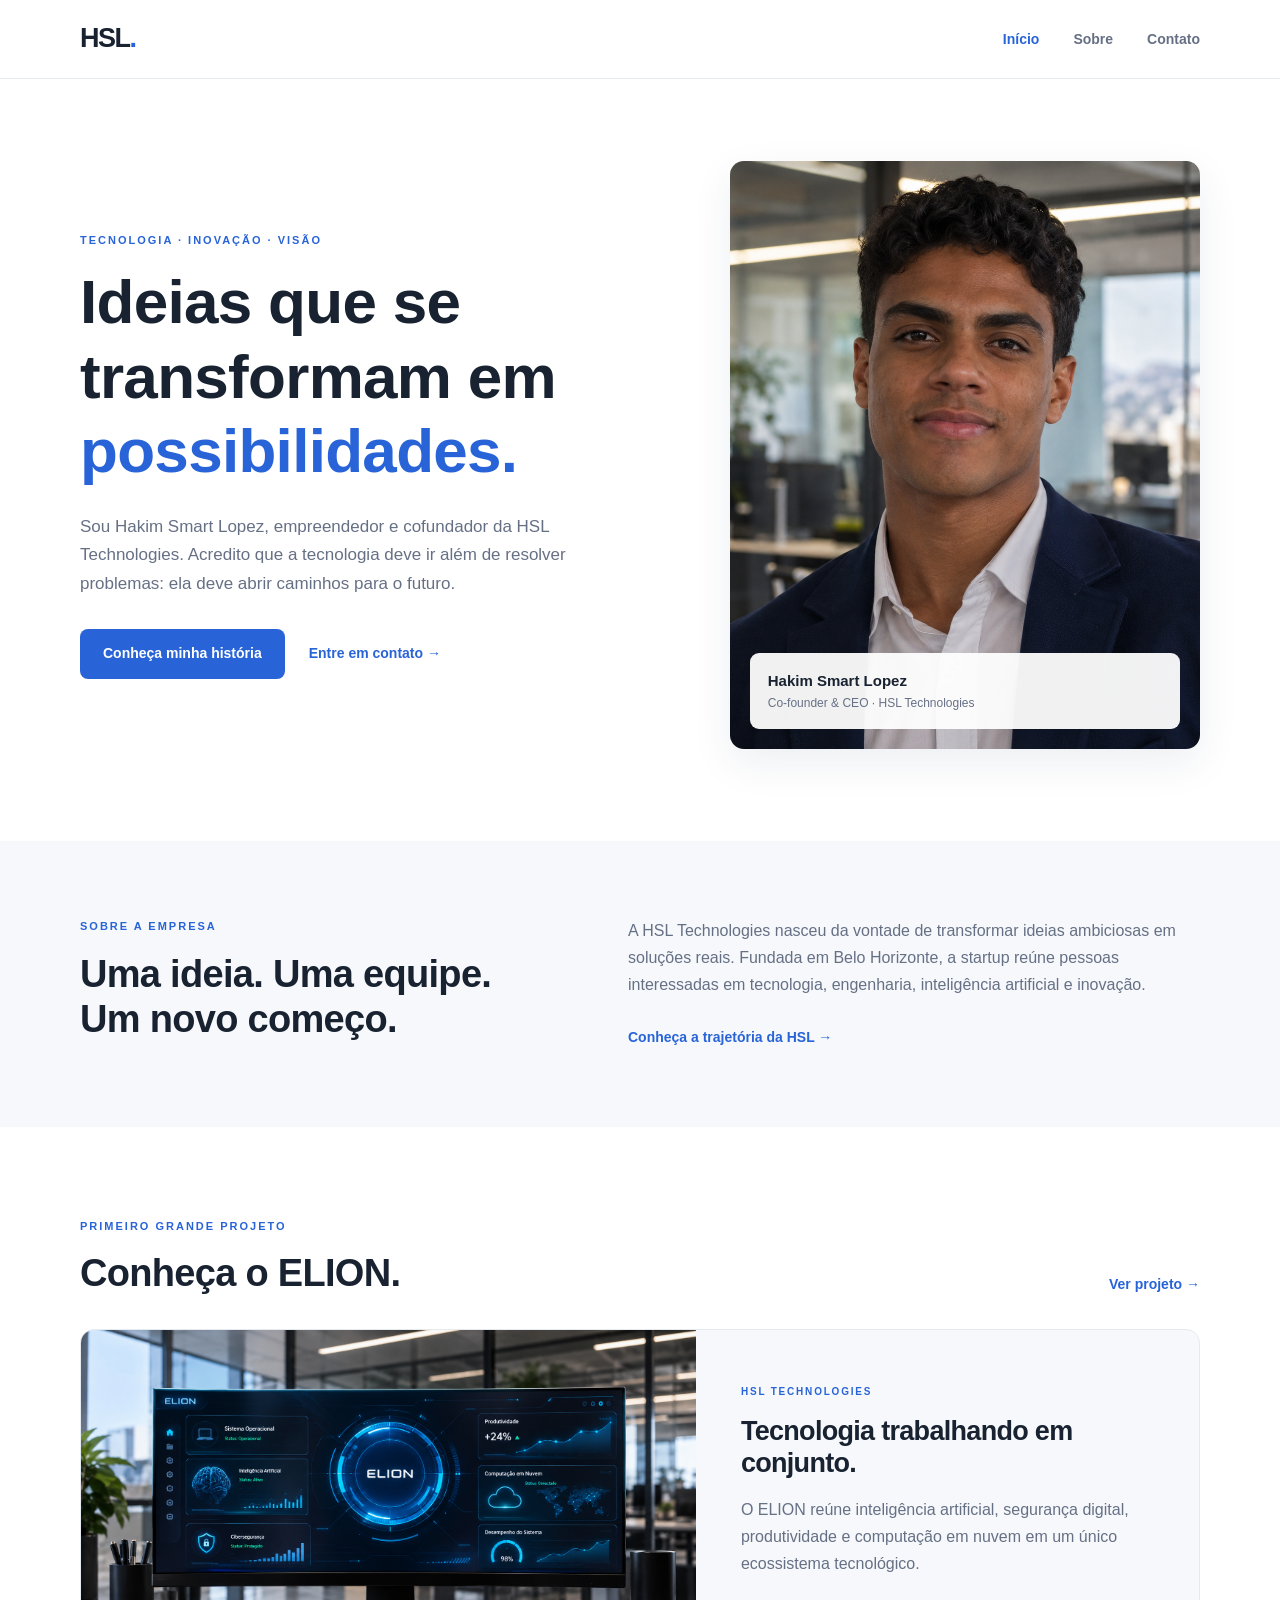
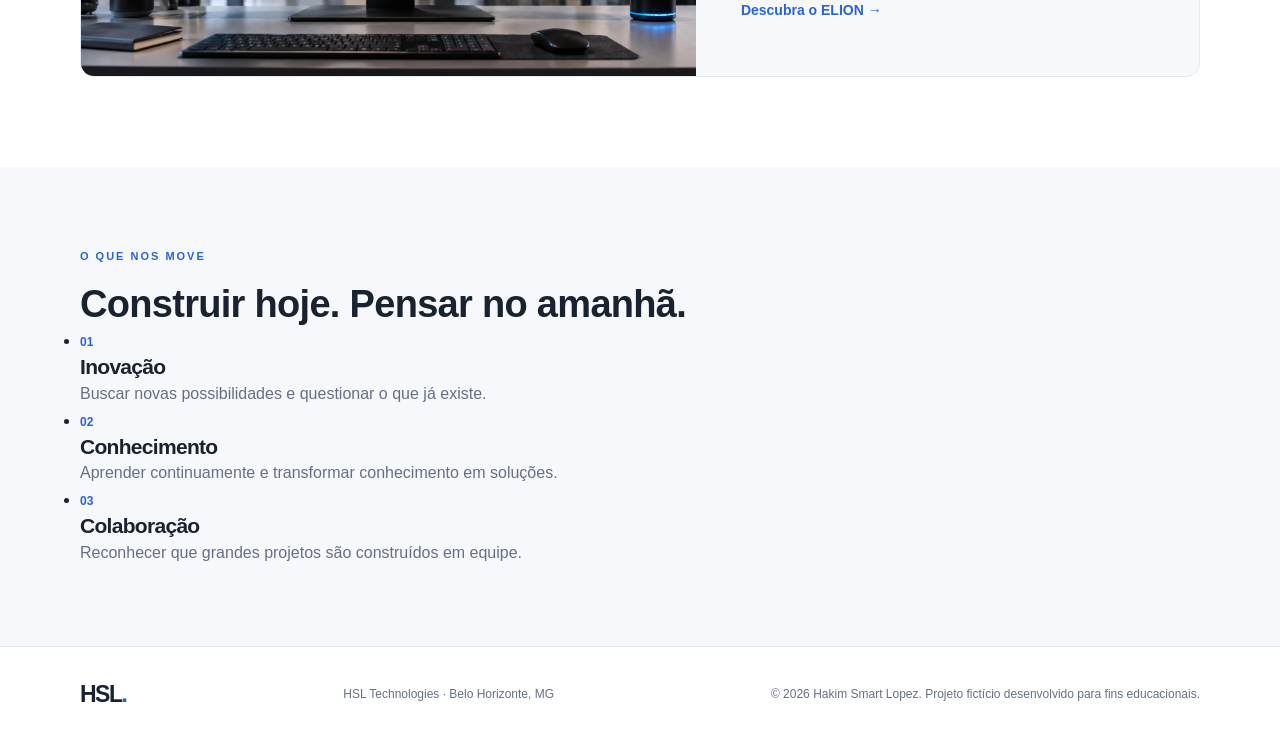
<file: index.html>
<!DOCTYPE html>
<html lang="pt-BR">
<head>
    <meta charset="UTF-8">
    <meta name="viewport" content="width=device-width, initial-scale=1.0">
    <meta name="description" content="Conheça Hakim Smart Lopez, empreendedor e fundador da HSL Technologies.">
    <title>Hakim Smart Lopez | HSL Technologies</title>
    <link rel="stylesheet" href="style.css">
</head>
<body>

    <header class="site-header">
        <div class="container header-content">
            <a class="logo" href="index.html">HSL<span>.</span></a>

            <nav aria-label="Navegação principal">
                <ul class="nav-list">
                    <li><a href="index.html" aria-current="page">Início</a></li>
                    <li><a href="about.html">Sobre</a></li>
                    <li><a href="contact.html">Contato</a></li>
                </ul>
            </nav>
        </div>
    </header>

    <main>
        <section class="hero" id="inicio">
            <div class="container hero-content">
                <div class="hero-text">
                    <p class="eyebrow">TECNOLOGIA · INOVAÇÃO · VISÃO</p>

                    <h1>Ideias que se transformam em <span>possibilidades.</span></h1>

                    <p class="hero-description">
                        Sou Hakim Smart Lopez, empreendedor e cofundador da
                        HSL Technologies. Acredito que a tecnologia deve ir
                        além de resolver problemas: ela deve abrir caminhos
                        para o futuro.
                    </p>

                    <div class="hero-actions">
                        <a class="button button-primary" href="about.html">Conheça minha história</a>
                        <a class="text-link" href="contact.html">Entre em contato →</a>
                    </div>
                </div>

                <div class="hero-image">
                    <img
                        src="images/hakim.jpg"
                        alt="Retrato profissional de Hakim Smart Lopez"
                    >
                    <div class="image-caption">
                        <strong>Hakim Smart Lopez</strong>
                        <span>Co-founder & CEO · HSL Technologies</span>
                    </div>
                </div>
            </div>
        </section>

        <section class="intro-section" id="empresa">
            <div class="container intro-grid">
                <div>
                    <p class="eyebrow">SOBRE A EMPRESA</p>
                    <h2>Uma ideia. Uma equipe. Um novo começo.</h2>
                </div>

                <div>
                    <p>
                        A HSL Technologies nasceu da vontade de transformar
                        ideias ambiciosas em soluções reais. Fundada em Belo
                        Horizonte, a startup reúne pessoas interessadas em
                        tecnologia, engenharia, inteligência artificial e
                        inovação.
                    </p>
                    <a class="text-link" href="about.html#trajetoria">
                        Conheça a trajetória da HSL →
                    </a>
                </div>
            </div>
        </section>

        <section class="featured-section">
            <div class="container">
                <div class="section-heading">
                    <div>
                        <p class="eyebrow">PRIMEIRO GRANDE PROJETO</p>
                        <h2>Conheça o ELION.</h2>
                    </div>
                    <a class="text-link" href="about.html#elion">Ver projeto →</a>
                </div>

                <div class="featured-card">
                    <div class="featured-image">
                        <img
                            src="images/elion.jpg"
                            alt="Interface conceitual do sistema tecnológico ELION"
                        >
                    </div>

                    <div class="featured-content">
                        <span class="project-label">HSL TECHNOLOGIES</span>
                        <h3>Tecnologia trabalhando em conjunto.</h3>
                        <p>
                            O ELION reúne inteligência artificial, segurança
                            digital, produtividade e computação em nuvem em
                            um único ecossistema tecnológico.
                        </p>
                        <a class="text-link" href="about.html#elion">
                            Descubra o ELION →
                        </a>
                    </div>
                </div>
            </div>
        </section>

        <section class="values-section" id="principios">
            <div class="container">
                <p class="eyebrow">O QUE NOS MOVE</p>
                <h2>Construir hoje. Pensar no amanhã.</h2>

                <ul class="values-list">
                    <li>
                        <span class="value-number">01</span>
                        <div>
                            <h3>Inovação</h3>
                            <p>Buscar novas possibilidades e questionar o que já existe.</p>
                        </div>
                    </li>
                    <li>
                        <span class="value-number">02</span>
                        <div>
                            <h3>Conhecimento</h3>
                            <p>Aprender continuamente e transformar conhecimento em soluções.</p>
                        </div>
                    </li>
                    <li>
                        <span class="value-number">03</span>
                        <div>
                            <h3>Colaboração</h3>
                            <p>Reconhecer que grandes projetos são construídos em equipe.</p>
                        </div>
                    </li>
                </ul>
            </div>
        </section>
    </main>

    <footer class="site-footer">
        <div class="container footer-content">
            <a class="logo footer-logo" href="index.html">HSL<span>.</span></a>
            <p>HSL Technologies · Belo Horizonte, MG</p>
            <p class="copyright">© 2026 Hakim Smart Lopez. Projeto fictício desenvolvido para fins educacionais.</p>
        </div>
    </footer>

</body>
</html>
</file>
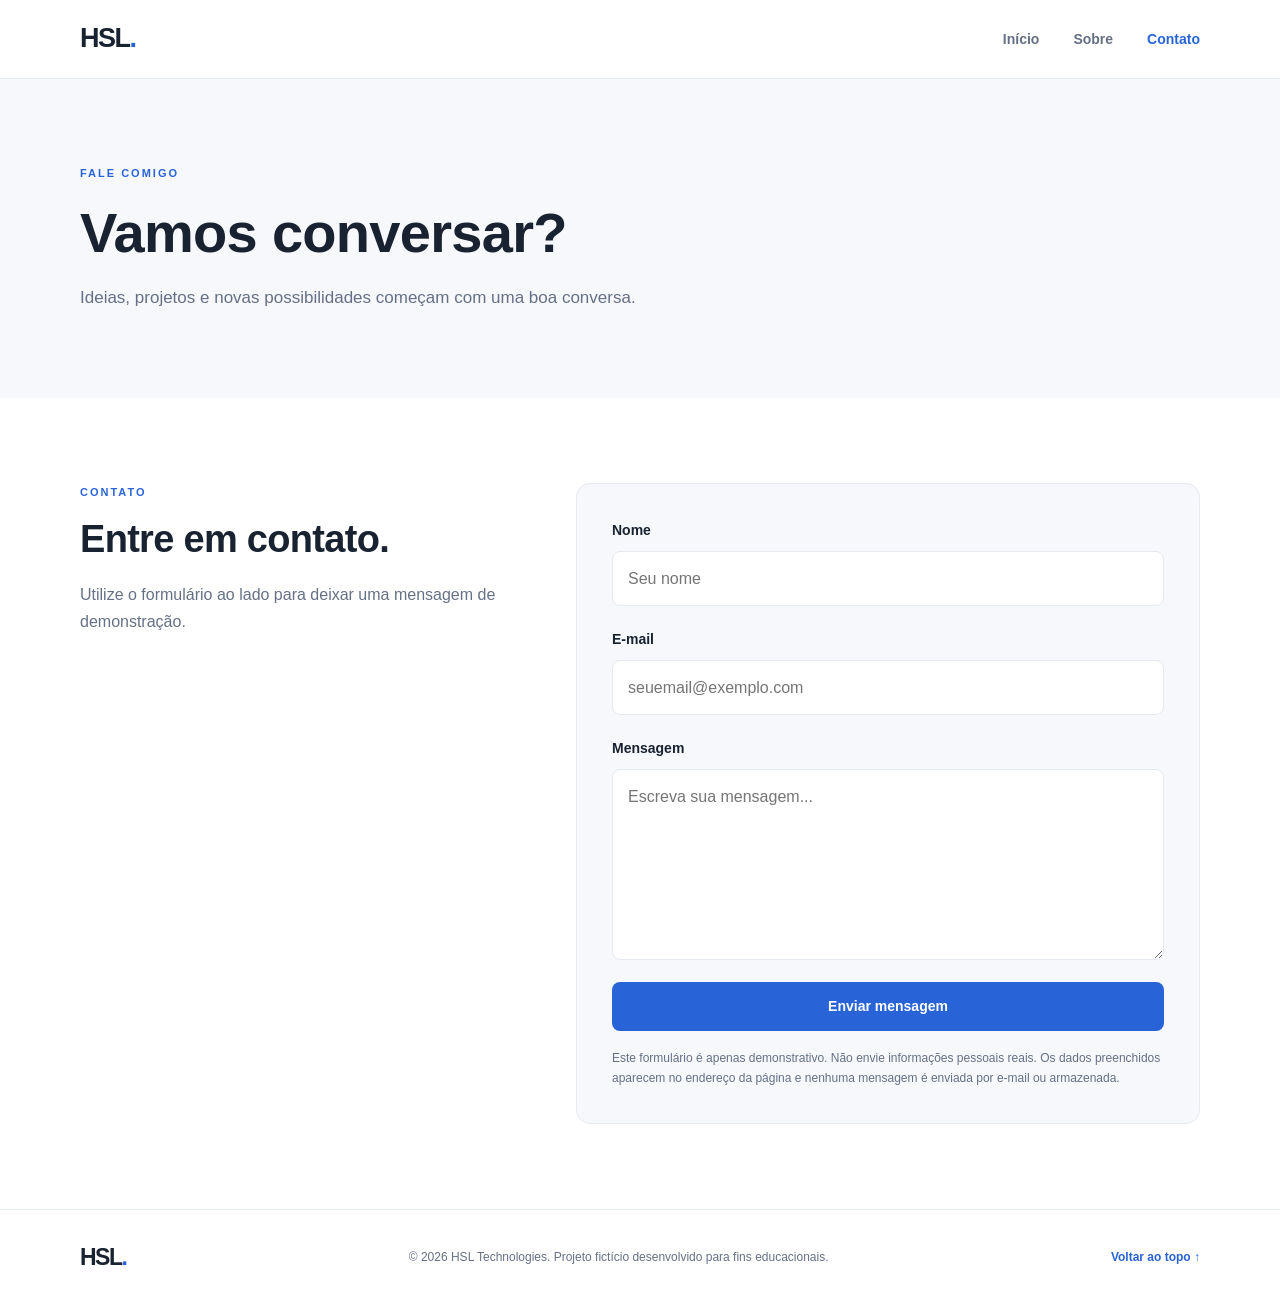
<file: contact.html>
<!DOCTYPE html>
<html lang="pt-BR">
<head>
    <meta charset="UTF-8">
    <meta name="viewport" content="width=device-width, initial-scale=1.0">
    <meta name="description" content="Entre em contato com Hakim Smart Lopez.">
    <title>Contato | HSL Technologies</title>
    <link rel="stylesheet" href="style.css">
</head>
<body>

    <header class="site-header">
        <div class="container header-content">
            <a class="logo" href="index.html">HSL<span>.</span></a>

            <nav aria-label="Navegação principal">
                <ul class="nav-list">
                    <li><a href="index.html">Início</a></li>
                    <li><a href="about.html">Sobre</a></li>
                    <li><a href="contact.html" aria-current="page">Contato</a></li>
                </ul>
            </nav>
        </div>
    </header>

    <main>
        <section class="page-hero" id="contato">
            <div class="container">
                <p class="eyebrow">FALE COMIGO</p>
                <h1>Vamos conversar?</h1>
                <p>
                    Ideias, projetos e novas possibilidades começam
                    com uma boa conversa.
                </p>
            </div>
        </section>

        <section class="content-section">
            <div class="container contact-layout">
                <div class="contact-intro">
                    <p class="eyebrow">CONTATO</p>
                    <h2>Entre em contato.</h2>
                    <p>
                        Utilize o formulário ao lado para deixar uma
                        mensagem de demonstração.
                    </p>
                </div>

                <div class="contact-form-area">
                    <form action="contact.html" method="get">
                        <div class="form-group">
                            <label for="name">Nome</label>
                            <input
                                type="text"
                                id="name"
                                name="name"
                                placeholder="Seu nome"
                                required
                            >
                        </div>

                        <div class="form-group">
                            <label for="email">E-mail</label>
                            <input
                                type="email"
                                id="email"
                                name="email"
                                placeholder="seuemail@exemplo.com"
                                required
                            >
                        </div>

                        <div class="form-group">
                            <label for="message">Mensagem</label>
                            <textarea
                                id="message"
                                name="message"
                                rows="6"
                                placeholder="Escreva sua mensagem..."
                                required
                            ></textarea>
                        </div>

                        <button class="button button-primary submit-button" type="submit">
                            Enviar mensagem
                        </button>

                        <p class="form-notice">
                            Este formulário é apenas demonstrativo.
                            Não envie informações pessoais reais.
                            Os dados preenchidos aparecem no endereço da página
                            e nenhuma mensagem é enviada por e-mail ou armazenada.
                        </p>
                    </form>
                </div>
            </div>
        </section>
    </main>

    <footer class="site-footer">
        <div class="container footer-content">
            <a class="logo footer-logo" href="index.html">HSL<span>.</span></a>
            <p>© 2026 HSL Technologies. Projeto fictício desenvolvido para fins educacionais.</p>
            <a href="#contato">Voltar ao topo ↑</a>
        </div>
    </footer>

</body>
</html>
</file>
<file: style.css>
/* =====================================
   HSL TECHNOLOGIES — IDENTIDADE VISUAL
===================================== */

:root {
    --blue: #2864d8;
    --blue-dark: #1749a5;
    --blue-light: #eaf1ff;
    --background: #ffffff;
    --surface: #f6f8fb;
    --text: #182230;
    --muted: #667085;
    --border: #e5e9f0;
    --radius: 14px;
    --shadow: 0 14px 40px rgba(25, 48, 85, 0.08);
}

* {
    margin: 0;
    padding: 0;
    box-sizing: border-box;
}

html {
    scroll-behavior: smooth;
}

body {
    font-family: Arial, Helvetica, sans-serif;
    background: var(--background);
    color: var(--text);
    line-height: 1.7;
    font-size: 16px;
}

img {
    display: block;
    max-width: 100%;
}

a {
    color: inherit;
    text-decoration: none;
}

button,
input,
textarea {
    font: inherit;
}

.container {
    width: min(1120px, calc(100% - 48px));
    margin: 0 auto;
}

/* =====================================
   CABEÇALHO E NAVEGAÇÃO
===================================== */

.site-header {
    width: 100%;
    background: rgba(255, 255, 255, 0.96);
    border-bottom: 1px solid var(--border);
    position: relative;
    z-index: 10;
}

.header-content {
    min-height: 78px;
    display: flex;
    align-items: center;
    justify-content: space-between;
    gap: 24px;
}

.logo {
    font-size: 27px;
    font-weight: 800;
    letter-spacing: -1.5px;
}

.logo span {
    color: var(--blue);
}

.nav-list {
    list-style: none;
    display: flex;
    align-items: center;
    gap: 34px;
}

.nav-list a {
    color: var(--muted);
    font-size: 14px;
    font-weight: 600;
    transition: color 0.2s ease;
}

.nav-list a:hover,
.nav-list a[aria-current="page"] {
    color: var(--blue);
}

a:focus-visible,
button:focus-visible,
input:focus-visible,
textarea:focus-visible {
    outline: 3px solid #8bb4ff;
    outline-offset: 4px;
}

/* =====================================
   BOTÕES E LINKS
===================================== */

.button {
    display: inline-flex;
    align-items: center;
    justify-content: center;
    min-height: 48px;
    padding: 12px 22px;
    border-radius: 8px;
    font-weight: 700;
    font-size: 14px;
    border: 1px solid transparent;
    cursor: pointer;
    transition: background 0.2s ease, transform 0.2s ease;
}

.button:hover {
    transform: translateY(-2px);
}

.button-primary {
    color: #ffffff;
    background: var(--blue);
}

.button-primary:hover {
    background: var(--blue-dark);
}

.text-link {
    color: var(--blue);
    font-weight: 700;
    font-size: 14px;
    transition: color 0.2s ease;
}

.text-link:hover {
    color: var(--blue-dark);
    text-decoration: underline;
}

/* =====================================
   TEXTOS E TÍTULOS
===================================== */

h1,
h2,
h3 {
    color: var(--text);
    line-height: 1.2;
    letter-spacing: -0.7px;
}

h1 {
    font-size: clamp(38px, 5vw, 62px);
}

h2 {
    font-size: clamp(28px, 3vw, 38px);
}

h3 {
    font-size: 21px;
}

p {
    color: var(--muted);
}

.eyebrow {
    color: var(--blue);
    font-size: 11px;
    font-weight: 800;
    letter-spacing: 2px;
    margin-bottom: 16px;
}

/* =====================================
   PÁGINA INICIAL
===================================== */

.hero {
    padding: 82px 0 92px;
    overflow: hidden;
}

.hero-content {
    display: grid;
    grid-template-columns: 1.1fr 0.9fr;
    align-items: center;
    gap: 75px;
}

.hero-text h1 span {
    color: var(--blue);
}

.hero-description {
    max-width: 540px;
    margin: 24px 0 30px;
    font-size: 17px;
}

.hero-actions {
    display: flex;
    align-items: center;
    flex-wrap: wrap;
    gap: 24px;
}

.hero-image {
    position: relative;
}

.hero-image img {
    width: 100%;
    aspect-ratio: 4 / 5;
    object-fit: cover;
    border-radius: var(--radius);
    box-shadow: var(--shadow);
}

.image-caption {
    position: absolute;
    left: 20px;
    right: 20px;
    bottom: 20px;
    padding: 15px 18px;
    background: rgba(255, 255, 255, 0.94);
    border-radius: 9px;
    display: flex;
    flex-direction: column;
}

.image-caption strong {
    color: var(--text);
    font-size: 15px;
}

.image-caption span {
    color: var(--muted);
    font-size: 12px;
}

/* =====================================
   INTRODUÇÃO E EMPRESA
===================================== */

.intro-section {
    background: var(--surface);
    padding: 76px 0;
}

.intro-grid,
.two-column {
    display: grid;
    grid-template-columns: 0.9fr 1.1fr;
    gap: 80px;
    align-items: start;
}

.intro-grid p:not(.eyebrow) {
    margin-bottom: 18px;
}

.intro-grid .text-link {
    display: inline-block;
    margin-top: 10px;
}

/* =====================================
   PROJETO EM DESTAQUE
===================================== */

.featured-section {
    padding: 90px 0;
}

.section-heading {
    display: flex;
    justify-content: space-between;
    align-items: end;
    gap: 25px;
    margin-bottom: 32px;
}

.featured-card {
    display: grid;
    grid-template-columns: 1.1fr 0.9fr;
    overflow: hidden;
    background: var(--surface);
    border: 1px solid var(--border);
    border-radius: var(--radius);
}

.featured-image img {
    width: 100%;
    height: 100%;
    min-height: 330px;
    object-fit: cover;
}

.featured-content {
    padding: 45px;
    display: flex;
    flex-direction: column;
    justify-content: center;
    align-items: flex-start;
}

.project-label {
    color: var(--blue);
    font-size: 10px;
    font-weight: 800;
    letter-spacing: 1.8px;
    margin-bottom: 15px;
}

.featured-content h3 {
    font-size: 27px;
    margin-bottom: 16px;
}

.featured-content p {
    margin-bottom: 22px;
}

/* =====================================
   VALORES E LISTAS
===================================== */

.values-section {
    padding: 80px 0;
    background: var(--surface);
}

.values-grid,
.team-grid {
    display: grid;
    grid-template-columns: repeat(3, 1fr);
    gap: 22px;
    margin-top: 35px;
}

.value-card,
.team-card {
    background: #ffffff;
    border: 1px solid var(--border);
    border-radius: var(--radius);
    padding: 28px;
    transition: transform 0.2s ease, box-shadow 0.2s ease;
}

.value-card:hover,
.team-card:hover {
    transform: translateY(-4px);
    box-shadow: var(--shadow);
}

.value-number {
    color: var(--blue);
    font-size: 12px;
    font-weight: 800;
}

.value-card h3 {
    margin: 14px 0 10px;
}

.value-card p,
.team-card p {
    font-size: 14px;
}

/* =====================================
   PÁGINA SOBRE
===================================== */

.page-hero {
    padding: 85px 0;
    background: var(--surface);
}

.page-hero h1 {
    max-width: 750px;
    font-size: clamp(38px, 5vw, 56px);
}

.page-hero p:not(.eyebrow) {
    max-width: 650px;
    margin-top: 18px;
    font-size: 17px;
}

.content-section {
    padding: 85px 0;
}

.prose p {
    margin-bottom: 18px;
}

.soft-section {
    background: var(--surface);
}

.section-description {
    max-width: 650px;
    margin-top: 16px;
}

.location-label {
    color: var(--muted);
    font-size: 13px;
    font-weight: 600;
}

.team-grid {
    margin-top: 35px;
}

.team-card h3 {
    margin-bottom: 8px;
    font-size: 19px;
}

.team-role {
    color: var(--blue);
    font-size: 12px !important;
    font-weight: 700;
    margin-bottom: 14px;
}

/* =====================================
   PROJETO ELION
===================================== */

.project-section {
    background: #ffffff;
}

.project-layout {
    display: grid;
    grid-template-columns: 1fr 1fr;
    align-items: center;
    gap: 55px;
    margin-top: 35px;
}

.project-image img {
    width: 100%;
    aspect-ratio: 16 / 10;
    object-fit: cover;
    border-radius: var(--radius);
    box-shadow: var(--shadow);
}

.project-details h3 {
    margin-bottom: 15px;
}

.project-details > p {
    margin-bottom: 20px;
}

.feature-list {
    padding-left: 20px;
    margin-bottom: 22px;
}

.feature-list li {
    color: var(--muted);
    margin-bottom: 9px;
}

.project-note {
    padding: 14px 18px;
    background: var(--blue-light);
    border-left: 3px solid var(--blue);
    border-radius: 5px;
    font-size: 13px;
}

/* =====================================
   ENCERRAMENTO
===================================== */

.closing-section {
    padding: 75px 0;
    text-align: center;
    background: var(--surface);
}

.closing-section h2 {
    margin-bottom: 25px;
}

/* =====================================
   CONTATO E FORMULÁRIO
===================================== */

.contact-layout {
    display: grid;
    grid-template-columns: 0.8fr 1.2fr;
    gap: 80px;
    align-items: start;
}

.contact-intro h2 {
    margin-bottom: 18px;
}

.contact-form-area {
    background: var(--surface);
    border: 1px solid var(--border);
    border-radius: var(--radius);
    padding: 35px;
}

.form-group {
    display: flex;
    flex-direction: column;
    gap: 8px;
    margin-bottom: 22px;
}

.form-group label {
    color: var(--text);
    font-size: 14px;
    font-weight: 700;
}

.form-group input,
.form-group textarea {
    width: 100%;
    padding: 13px 15px;
    border: 1px solid var(--border);
    border-radius: 8px;
    background: #ffffff;
    color: var(--text);
    outline: none;
    transition: border-color 0.2s ease, box-shadow 0.2s ease;
}

.form-group input:focus,
.form-group textarea:focus {
    border-color: var(--blue);
    box-shadow: 0 0 0 3px rgba(40, 100, 216, 0.12);
}

.form-group textarea {
    resize: vertical;
    min-height: 140px;
}

.submit-button {
    width: 100%;
}

.form-notice {
    font-size: 12px;
    line-height: 1.6;
    margin-top: 18px;
}

/* =====================================
   RODAPÉ
===================================== */

.site-footer {
    padding: 28px 0;
    border-top: 1px solid var(--border);
    background: #ffffff;
}

.footer-content {
    display: flex;
    align-items: center;
    justify-content: space-between;
    gap: 20px;
}

.footer-logo {
    font-size: 23px;
}

.footer-content p,
.footer-content > a:last-child {
    font-size: 12px;
}

.footer-content > a:last-child {
    color: var(--blue);
    font-weight: 700;
}

/* =====================================
   RESPONSIVIDADE
===================================== */

@media (max-width: 850px) {
    .hero-content,
    .intro-grid,
    .two-column,
    .featured-card,
    .project-layout,
    .contact-layout {
        grid-template-columns: 1fr;
        gap: 35px;
    }

    .hero {
        padding: 60px 0;
    }

    .hero-image {
        max-width: 520px;
    }

    .values-grid,
    .team-grid {
        grid-template-columns: repeat(2, 1fr);
    }

    .featured-image img {
        min-height: 250px;
    }

    .contact-layout {
        gap: 30px;
    }
}

@media (max-width: 560px) {
    .container {
        width: min(100% - 32px, 1120px);
    }

    .header-content {
        min-height: 70px;
        flex-direction: column;
        justify-content: center;
        gap: 8px;
        padding: 12px 0;
    }

    .nav-list {
        gap: 22px;
    }

    .nav-list a {
        font-size: 13px;
    }

    .hero {
        padding: 48px 0;
    }

    .hero-actions {
        align-items: flex-start;
        flex-direction: column;
        gap: 18px;
    }

    .intro-section,
    .featured-section,
    .content-section {
        padding: 58px 0;
    }

    .values-grid,
    .team-grid {
        grid-template-columns: 1fr;
    }

    .section-heading {
        align-items: flex-start;
        flex-direction: column;
    }

    .featured-content {
        padding: 28px;
    }

    .contact-form-area {
        padding: 22px;
    }

    .footer-content {
        flex-direction: column;
        align-items: flex-start;
    }

    h1 {
        font-size: 39px;
    }
}

/* Seletor de ID */
#inicio {
    scroll-margin-top: 24px;
}

/* Efeito ao passar o mouse sobre os links */
.logo,
.footer-content > a:last-child {
    transition: color 0.2s ease, opacity 0.2s ease;
}

.logo:hover,
.footer-content > a:last-child:hover {
    color: var(--blue);
    opacity: 0.75;
}


/* =====================================
   VÍDEO DE APRESENTAÇÃO DO ELION
===================================== */

.elion-video {
    margin-top: 26px;
}

.elion-video summary {
    list-style: none;
    width: fit-content;
}

.elion-video summary::-webkit-details-marker {
    display: none;
}

.elion-video-frame {
    margin-top: 22px;
    overflow: hidden;
    border: 1px solid var(--border);
    border-radius: var(--radius);
    background: #101827;
    box-shadow: var(--shadow);
}

.elion-video-frame video {
    display: block;
    width: 100%;
    height: auto;
    aspect-ratio: 16 / 9;
    background: #080e19;
}

@media (max-width: 560px) {
    .elion-video summary {
        width: 100%;
    }
}
</file>
